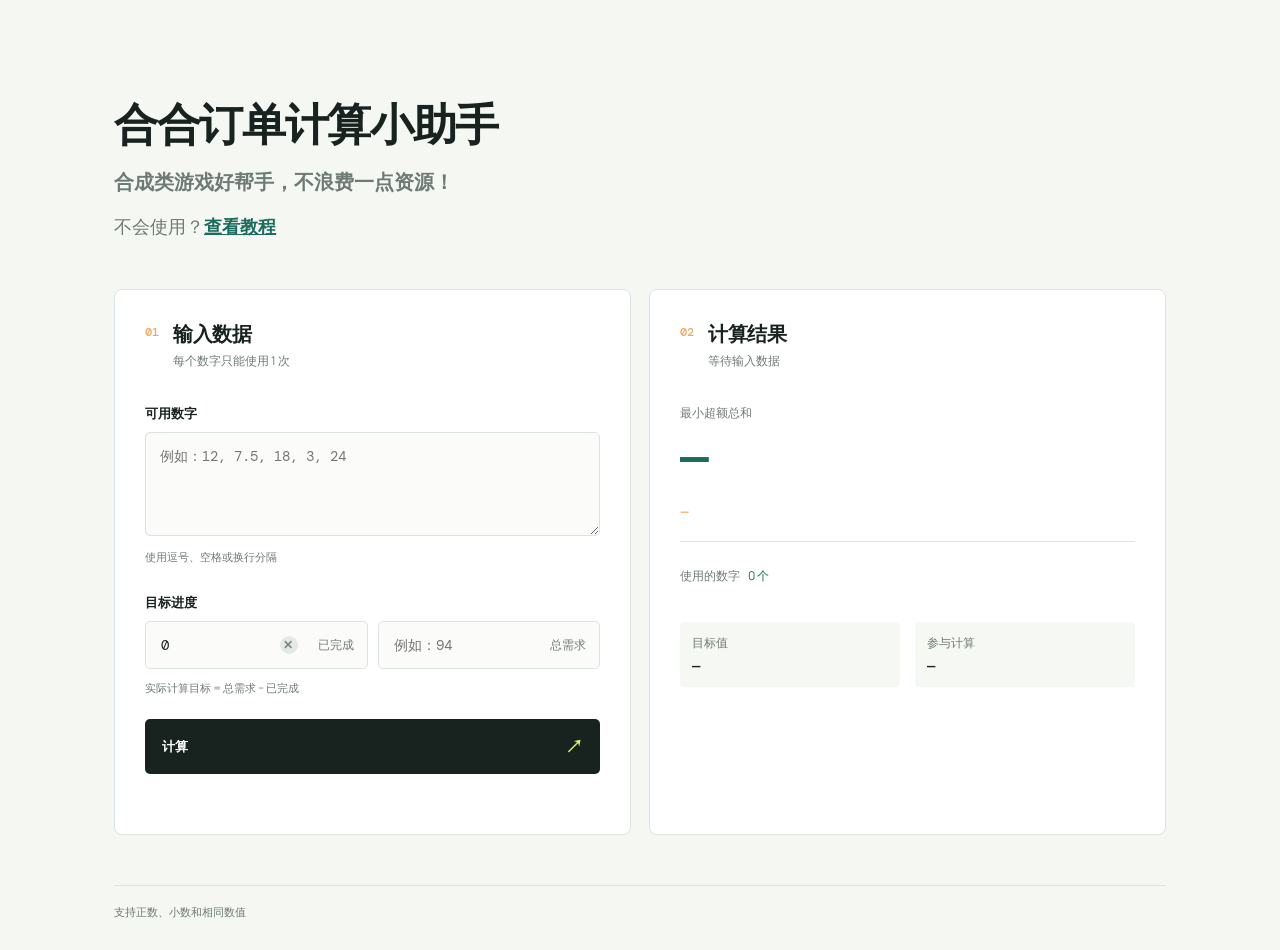
<file: index.html>
<!doctype html>
<html lang="zh-CN">
  <head>
    <meta charset="UTF-8" />
    <meta name="viewport" content="width=device-width, initial-scale=1.0" />
    <meta name="description" content="寻找一组数字中总和刚好超过目标值的最小组合。" />
    <title>合合订单计算小助手</title>
    <link rel="preconnect" href="https://fonts.googleapis.com" />
    <link rel="preconnect" href="https://fonts.gstatic.com" crossorigin />
    <link href="https://fonts.googleapis.com/css2?family=DM+Mono:wght@400;500&family=Manrope:wght@400;600;700;800&display=swap" rel="stylesheet" />
    <link rel="stylesheet" href="styles.css" />
  </head>
  <body>
    <main class="shell">
      <section class="intro">
        <h1>合合订单计算小助手</h1>
        <p class="subtitle">合成类游戏好帮手，不浪费一点资源！</p>
        <div class="tutorial-bar"><span>不会使用？</span><a href="tutorial.html">查看教程</a></div>
      </section>

      <section class="workspace" aria-label="组合计算器">
        <form class="panel input-panel" id="calculator-form">
          <div class="panel-heading"><span class="step">01</span><div><h2>输入数据</h2><p>每个数字只能使用 1 次</p></div></div>
          <label for="numbers">可用数字</label>
          <textarea id="numbers" name="numbers" rows="4" placeholder="例如：12, 7.5, 18, 3, 24"></textarea>
          <p class="hint">使用逗号、空格或换行分隔</p>
          <label>目标进度</label>
          <div class="progress-inputs">
            <div class="target-wrap"><input id="completed" name="completed" type="number" step="any" min="0" value="0" placeholder="0" /><span class="target-label">已完成</span><button class="clear-btn" type="button" data-target="completed" aria-label="清空已完成" hidden>✕</button></div>
            <div class="target-wrap"><input id="required" name="required" type="number" step="any" min="0" placeholder="例如：94" /><span class="target-label">总需求</span><button class="clear-btn" type="button" data-target="required" aria-label="清空总需求" hidden>✕</button></div>
          </div>
          <p class="hint progress-hint">实际计算目标 = 总需求 − 已完成</p>
          <button class="primary-button" type="submit"><span>计算</span><span class="button-arrow">↗</span></button>
          <p class="error" id="error" role="alert" aria-live="polite"></p>
        </form>

        <section class="panel result-panel" aria-live="polite">
          <div class="panel-heading"><span class="step">02</span><div><h2>计算结果</h2><p id="result-caption">等待输入数据</p></div></div>
          <div id="result-state" class="result-state" hidden>
            <div class="result-total"><span>最小超额总和</span><strong id="total">—</strong><small id="overage">—</small></div>
            <div id="submit-all" class="submit-all" hidden>
              <p id="submit-all-text"></p>
            </div>
            <div class="result-combo"><div class="combo-label">使用的数字 <span id="count">0 个</span></div><div id="combination" class="chips"></div></div>
            <div class="result-meta"><div><span>目标值</span><strong id="target-display">—</strong></div><div><span>参与计算</span><strong id="input-count">—</strong></div></div>
          </div>
        </section>
      </section>

      <footer><span>支持正数、小数和相同数值</span></footer>
    </main>
    <style>
      .subtitle { color: var(--muted); font-size: clamp(16px, 2vw, 20px); font-weight: 600; margin: 0 0 18px; }
      .tutorial-bar { font-size: 18px; color: var(--muted); }
      .tutorial-bar a { color: #1c6b5c; font-weight: 700; text-decoration: underline; font-size: 18px; }
      .tutorial-bar a:hover { text-decoration: none; opacity: .8; }
      .intro h1 { font-size: clamp(28px, 4vw, 44px); letter-spacing: -0.03em; }
      .progress-inputs { display: grid; grid-template-columns: 1fr 1fr; gap: 10px; }
      .progress-inputs .target-wrap { margin-bottom: 8px; }
      .progress-hint { margin-top: 3px; margin-bottom: 23px; }
      .submit-all[hidden] { display: none; }
      .submit-all { display: flex; align-items: center; justify-content: center; text-align: center; padding: 20px 0; border-bottom: 1px solid var(--line); }
      .submit-all p { font-size: clamp(22px, 3vw, 32px); font-weight: 800; line-height: 1.5; color: var(--teal); letter-spacing: -0.02em; margin: 0; }
      @media (max-width: 420px) { .progress-inputs { grid-template-columns: 1fr; gap: 2px; } .intro h1 { font-size: 30px; } }
    </style>
    <script src="script.js"></script>
  </body>
</html>
</file>
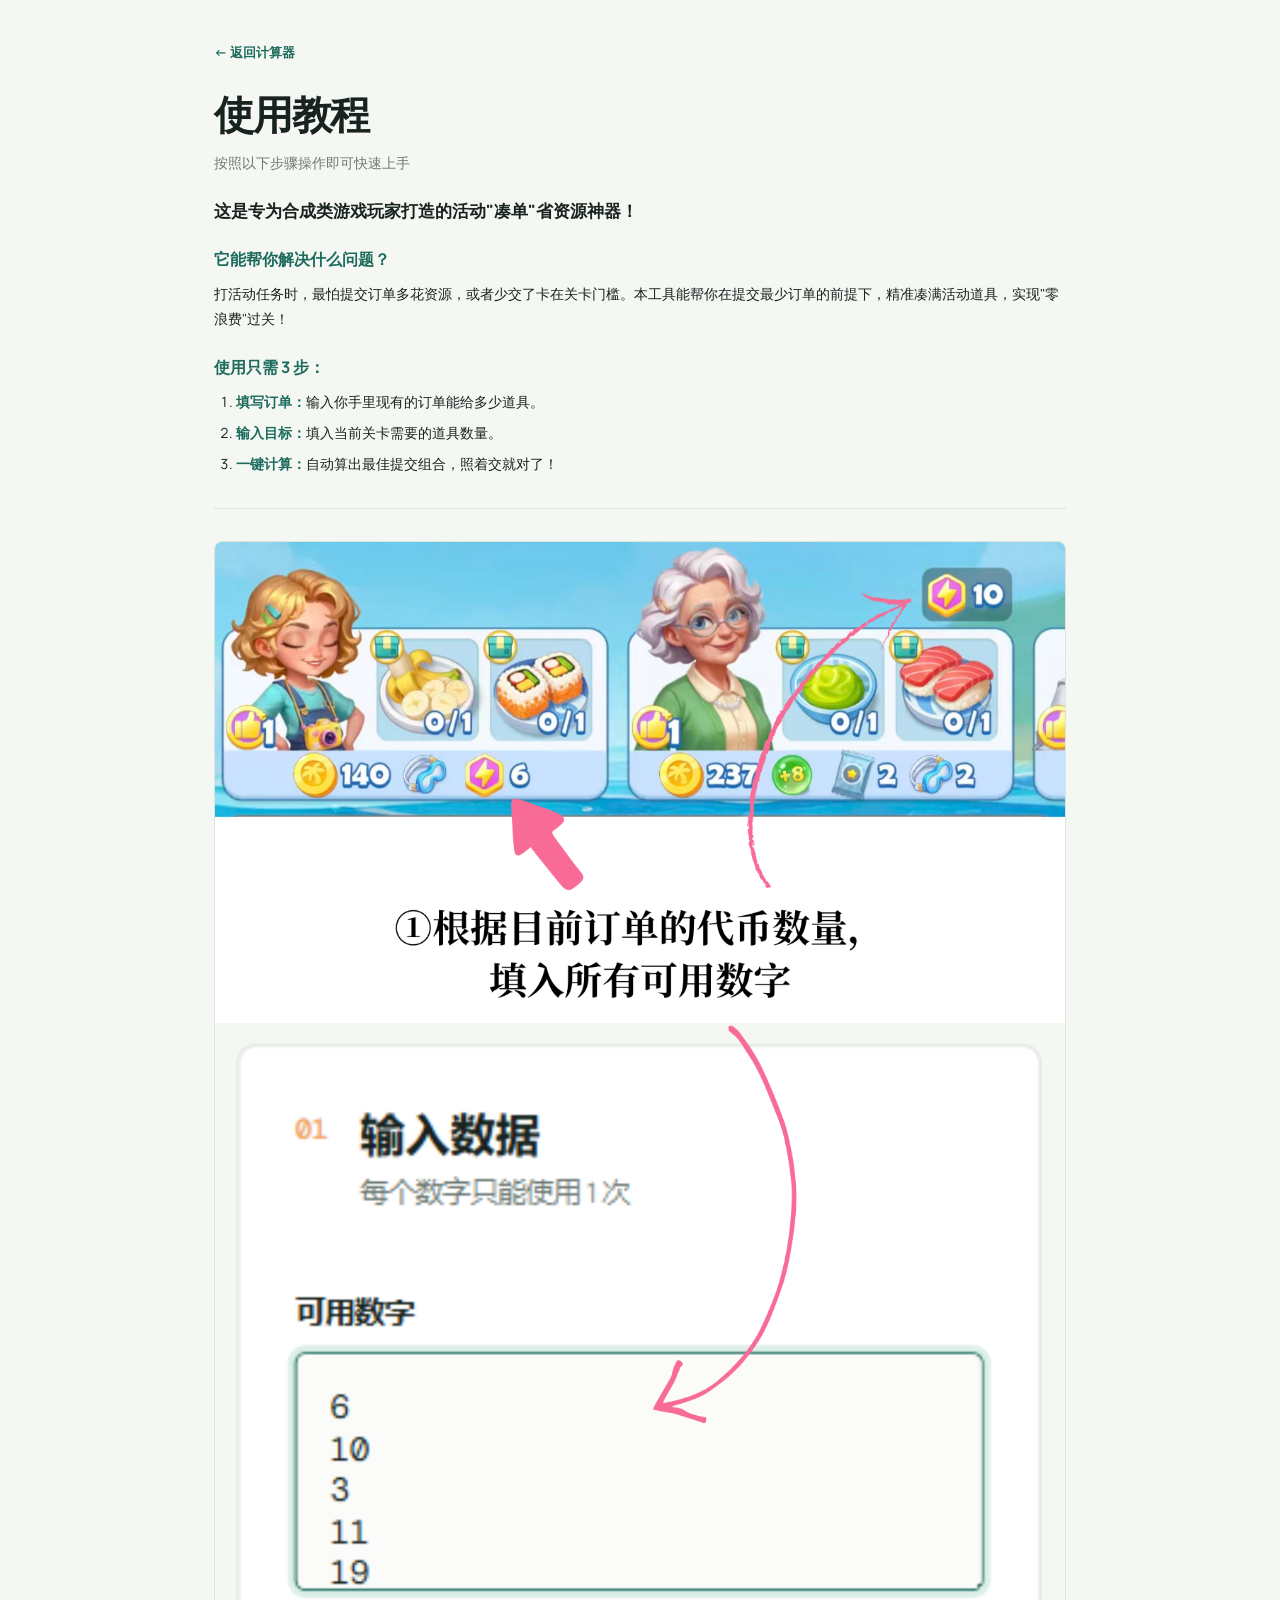
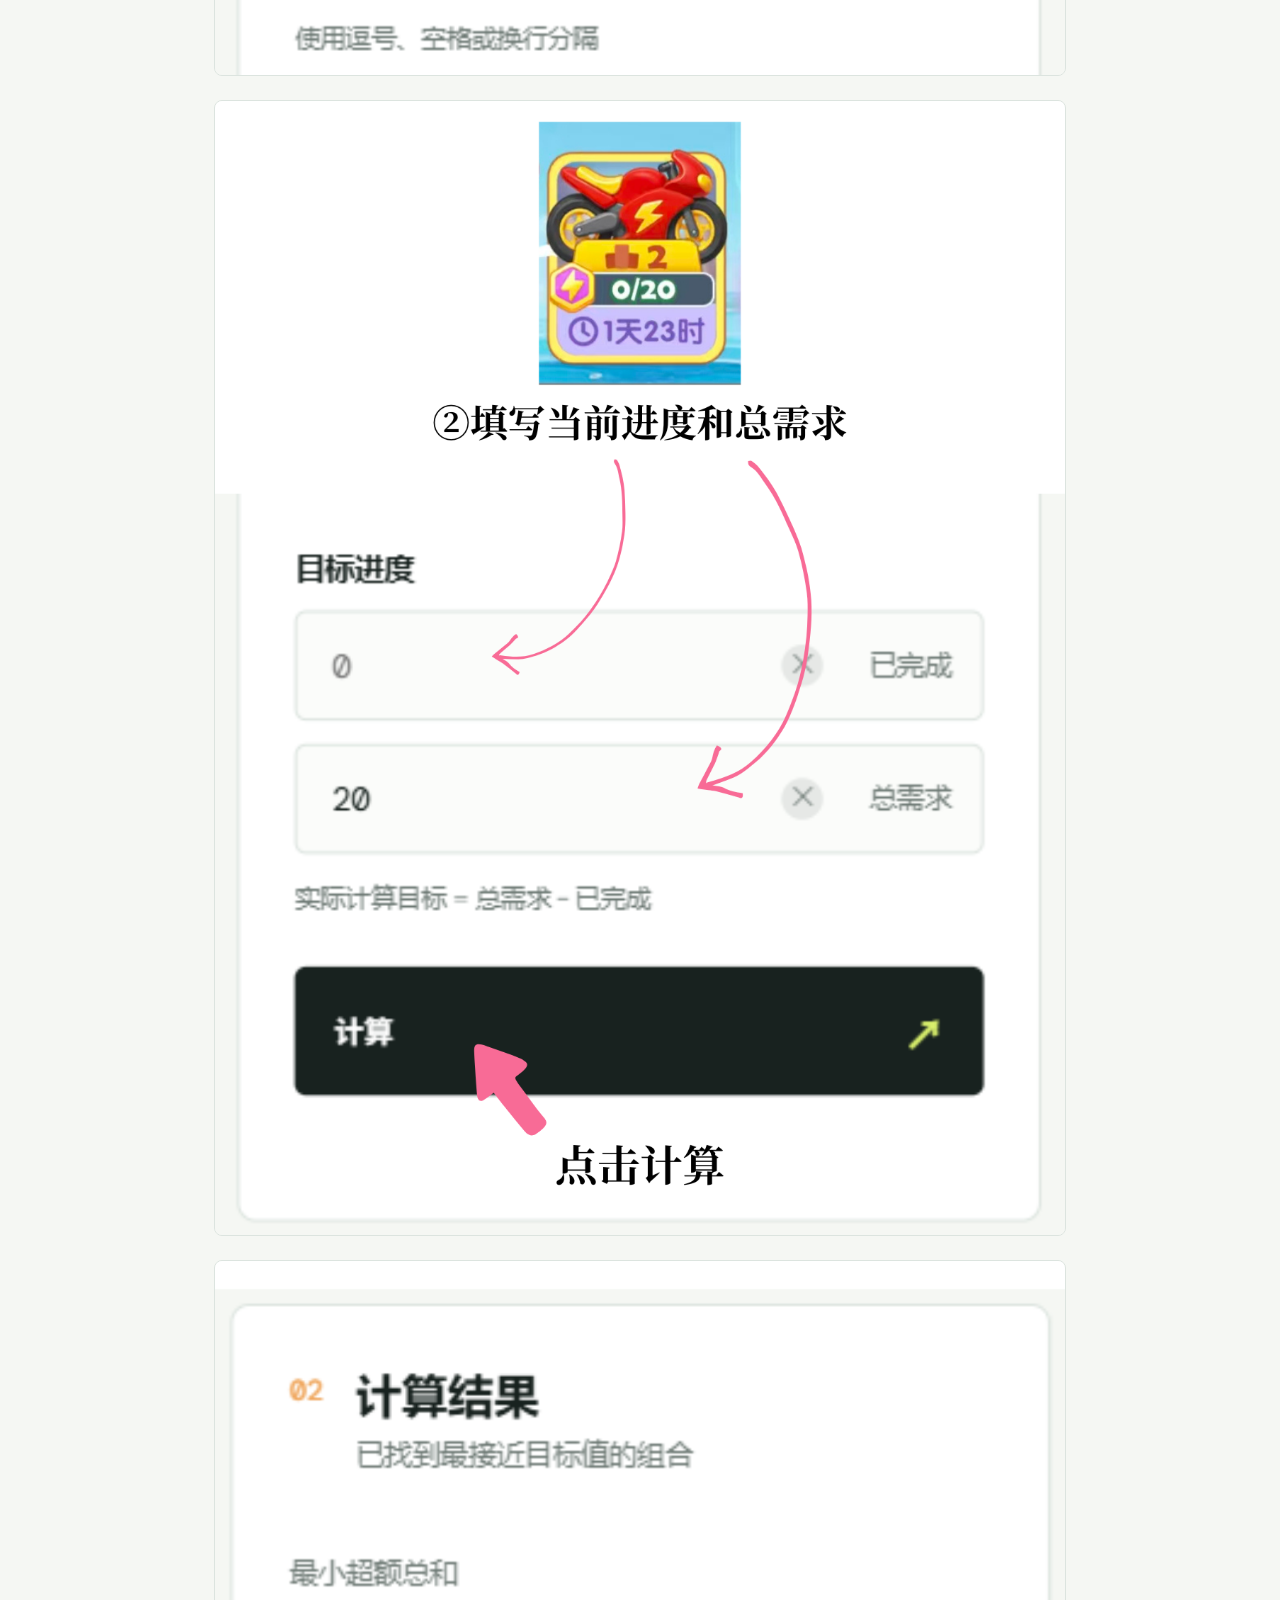
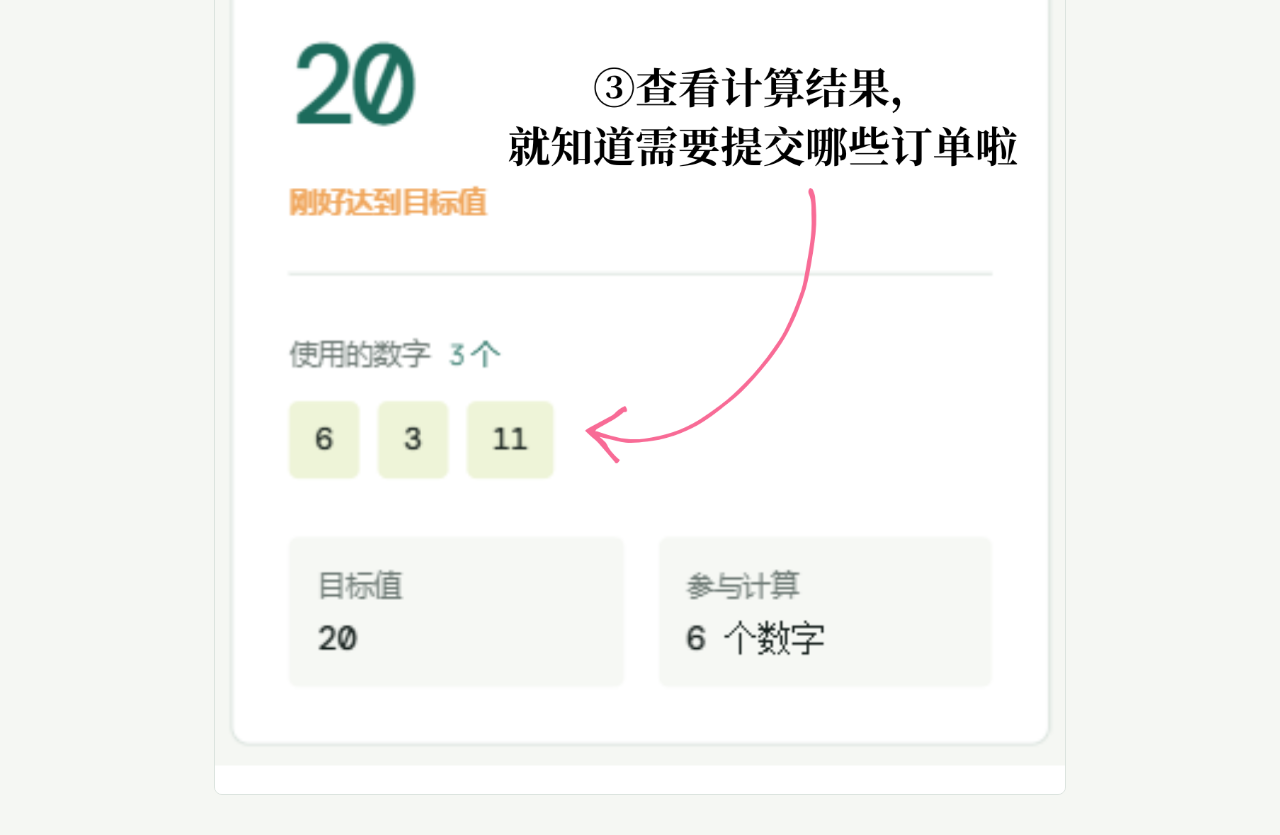
<file: tutorial.html>
<!doctype html>
<html lang="zh-CN">
  <head>
    <meta charset="UTF-8" />
    <meta name="viewport" content="width=device-width, initial-scale=1.0" />
    <title>使用教程 - 订单道具最少提交计算器</title>
    <link rel="preconnect" href="https://fonts.googleapis.com" />
    <link rel="preconnect" href="https://fonts.gstatic.com" crossorigin />
    <link href="https://fonts.googleapis.com/css2?family=DM+Mono:wght@400;500&family=Manrope:wght@400;600;700;800&display=swap" rel="stylesheet" />
    <link rel="stylesheet" href="styles.css" />
    <style>
      .tutorial-shell { max-width: 900px; margin: 0 auto; padding: 40px 24px; }
      .tutorial-shell h1 { font-size: clamp(28px, 4vw, 40px); letter-spacing: -0.03em; margin: 0 0 10px; }
      .tutorial-back { display: inline-block; color: var(--teal); font-size: 13px; font-weight: 700; text-decoration: none; margin-bottom: 24px; }
      .tutorial-back:hover { text-decoration: underline; }
      .tutorial-desc { margin: 0 0 32px; }
      .tutorial-desc .desc-lead { font-size: 17px; font-weight: 700; color: var(--ink); margin: 0 0 20px; line-height: 1.6; }
      .tutorial-desc h3 { font-size: 16px; font-weight: 700; color: var(--teal); margin: 24px 0 10px; }
      .tutorial-desc p { font-size: 14px; line-height: 1.8; color: var(--muted); margin: 0 0 8px; }
      .tutorial-desc .desc-notice { font-size: 14px; line-height: 1.8; color: var(--ink); margin: 0; }
      .tutorial-desc ol { padding-left: 22px; margin: 8px 0 0; }
      .tutorial-desc ol li { font-size: 14px; line-height: 1.8; color: var(--ink); margin-bottom: 6px; }
      .tutorial-desc ol li strong { color: var(--teal); }
      .tutorial-section-divider { border-top: 1px solid var(--line); margin: 32px 0; }
      .tutorial-images { display: flex; flex-direction: column; gap: 24px; }
      .tutorial-images img { width: 100%; border: 1px solid var(--line); border-radius: 8px; display: block; }
    </style>
  </head>
  <body>
    <div class="tutorial-shell">
      <a href="index.html" class="tutorial-back">← 返回计算器</a>
      <h1>使用教程</h1>
      <p style="color: var(--muted); font-size: 14px; margin: 0 0 24px;">按照以下步骤操作即可快速上手</p>

      <div class="tutorial-desc">
        <p class="desc-lead">这是专为合成类游戏玩家打造的活动"凑单"省资源神器！</p>

        <h3>它能帮你解决什么问题？</h3>
        <p class="desc-notice">打活动任务时，最怕提交订单多花资源，或者少交了卡在关卡门槛。本工具能帮你在提交最少订单的前提下，精准凑满活动道具，实现"零浪费"过关！</p>

        <h3>使用只需 3 步：</h3>
        <ol>
          <li><strong>填写订单：</strong>输入你手里现有的订单能给多少道具。</li>
          <li><strong>输入目标：</strong>填入当前关卡需要的道具数量。</li>
          <li><strong>一键计算：</strong>自动算出最佳提交组合，照着交就对了！</li>
        </ol>
      </div>

      <div class="tutorial-section-divider"></div>
      <div class="tutorial-images">
        <img src="Tutorial/1.png" alt="教程步骤 1" />
        <img src="Tutorial/2.png" alt="教程步骤 2" />
        <img src="Tutorial/3.png" alt="教程步骤 3" />
      </div>
    </div>
  </body>
</html>
</file>
<file: styles.css>
:root{--ink:#18221f;--muted:#6e7a75;--line:#dce4df;--paper:#f5f7f3;--card:#fff;--lime:#d9f06c;--teal:#1c6b5c;--warm:#f0a65b}*{box-sizing:border-box}body{margin:0;background:var(--paper);color:var(--ink);font-family:Manrope,system-ui,sans-serif;min-height:100vh}.shell{max-width:1120px;margin:0 auto;padding:28px 34px 30px}.intro{padding:72px 0 50px;max-width:700px}.eyebrow{color:var(--teal);font:500 11px 'DM Mono',monospace;letter-spacing:.16em;margin:0 0 18px}.intro h1{font-size:clamp(42px,6vw,76px);line-height:1.05;letter-spacing:-.04em;margin:0 0 22px}.intro h1 em{color:var(--teal);font-style:normal}.lead{color:var(--muted);font-size:16px;line-height:1.8;max-width:570px;margin:0}.workspace{display:grid;grid-template-columns:1fr 1fr;gap:18px;align-items:stretch}.panel{background:var(--card);border:1px solid var(--line);border-radius:8px;padding:30px;min-height:455px}.panel-heading{display:flex;gap:14px;align-items:flex-start;margin-bottom:34px}.step{color:var(--warm);font:500 12px 'DM Mono',monospace;padding-top:4px}.panel h2{font-size:20px;letter-spacing:-.02em;margin:0 0 4px}.panel-heading p{color:var(--muted);font-size:12px;margin:0}.panel label{display:block;font-size:13px;font-weight:700;margin:0 0 9px}.panel textarea,.panel input{width:100%;border:1px solid var(--line);border-radius:5px;background:#fbfcfa;color:var(--ink);font:14px 'DM Mono',monospace;outline:none;transition:border-color .2s,box-shadow .2s}.panel textarea{padding:14px;resize:vertical;min-height:104px}.panel input{padding:14px 15px}.panel textarea:focus,.panel input:focus{border-color:var(--teal);box-shadow:0 0 0 3px #dcefe9}.hint{color:var(--muted);font-size:11px;margin:8px 0 28px}.target-wrap{position:relative;margin-bottom:26px}.target-wrap .target-label{position:absolute;right:14px;top:50%;transform:translateY(-50%);color:var(--muted);font-size:12px;pointer-events:none}.target-wrap .clear-btn{position:absolute;right:70px;top:50%;transform:translateY(-50%);border:none;background:rgba(110,122,117,.15);color:var(--muted);cursor:pointer;font-size:11px;width:18px;height:18px;border-radius:50%;display:grid;place-items:center;line-height:1;padding:0;transition:background .2s,color .2s}.target-wrap .clear-btn:hover{background:rgba(110,122,117,.3);color:var(--ink)}.target-wrap .clear-btn[hidden]{display:none}.target-wrap input{padding-right:110px}.primary-button,.secondary-button{border:0;border-radius:5px;cursor:pointer;font:700 13px Manrope,sans-serif;display:flex;align-items:center;justify-content:space-between;transition:transform .2s,background .2s}.primary-button{width:100%;padding:15px 17px;background:var(--ink);color:#fff}.primary-button:hover{background:var(--teal);transform:translateY(-1px)}.button-arrow{font-size:18px;color:var(--lime)}.error{color:#b74c3b;font-size:12px;min-height:18px;margin:12px 0 0}.empty-state{height:290px;border:1px dashed var(--line);display:flex;flex-direction:column;align-items:center;justify-content:center;color:var(--muted);text-align:center}.empty-icon{display:grid;place-items:center;width:52px;height:52px;background:#edf3dc;color:var(--teal);border-radius:50%;font:22px Georgia,serif;margin-bottom:16px}.empty-state p{font-weight:700;color:var(--ink);margin:0 0 5px}.empty-state span{font-size:12px}.result-state{display:flex;flex-direction:column;gap:25px}.result-total{border-bottom:1px solid var(--line);padding-bottom:20px}.result-total span,.combo-label,.result-meta span{display:block;color:var(--muted);font-size:12px}.result-total strong{display:block;color:var(--teal);font:500 48px 'DM Mono',monospace;letter-spacing:-.06em;margin:7px 0}.result-total small{color:var(--warm);font-size:12px;font-weight:700}.combo-label{margin-bottom:12px}.combo-label span{display:inline;color:var(--teal);margin-left:6px}.chips{display:flex;flex-wrap:wrap;gap:8px}.chip{font:500 13px 'DM Mono',monospace;background:#eef4d8;color:var(--ink);padding:8px 11px;border-radius:4px}.result-meta{display:grid;grid-template-columns:1fr 1fr;gap:15px}.result-meta div{background:#f6f8f4;padding:12px;border-radius:4px}.result-meta strong{display:block;font:500 14px 'DM Mono',monospace;margin-top:5px}.secondary-button{padding:12px 14px;background:transparent;color:var(--teal);border:1px solid #b8d3c8;width:100%}.secondary-button:hover{background:#eef7f2}footer{display:flex;justify-content:space-between;border-top:1px solid var(--line);margin-top:50px;padding-top:18px;color:var(--muted);font-size:11px}@media(max-width:720px){.shell{padding:20px}.intro{padding:52px 0 35px}.intro h1{font-size:44px}.lead{font-size:14px}.workspace{grid-template-columns:1fr}.panel{padding:24px;min-height:auto}.result-panel{min-height:390px}footer{gap:12px;flex-direction:column;margin-top:30px}}
</file>
